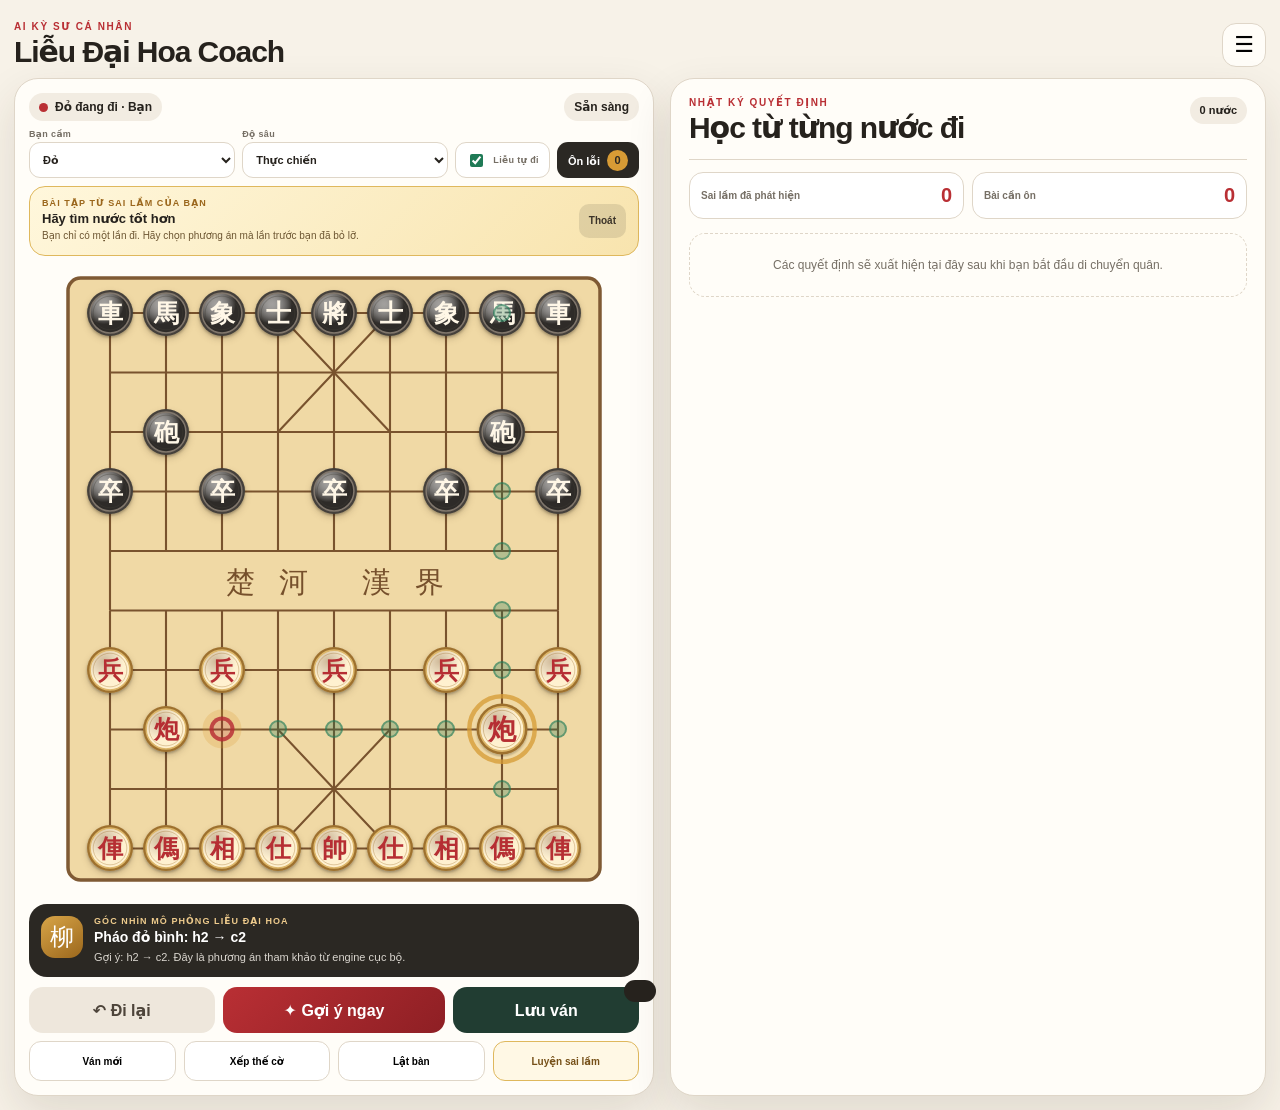
<file: index.html>
<!doctype html>
<html lang="vi">
<head>
  <meta charset="utf-8" />
  <meta name="viewport" content="width=device-width,initial-scale=1,viewport-fit=cover,user-scalable=no" />
  <meta name="theme-color" content="#f7f2e8" />
  <meta name="description" content="Đấu với bot mô phỏng phong cách Liễu Đại Hoa và biến chính sai lầm của bạn thành bài tập ôn luyện." />
  <title>Liễu Đại Hoa AI Coach</title>
  <link rel="stylesheet" href="/assets/app.css?v=3" />
  <link rel="preload" href="/assets/pieces/red-pawn.svg?v=2" as="image" type="image/svg+xml" />
  <link rel="preload" href="/assets/pieces/red-advisor.svg?v=2" as="image" type="image/svg+xml" />
  <link rel="preload" href="/assets/pieces/red-elephant.svg?v=2" as="image" type="image/svg+xml" />
  <link rel="preload" href="/assets/pieces/red-knight.svg?v=2" as="image" type="image/svg+xml" />
  <link rel="preload" href="/assets/pieces/red-cannon.svg?v=2" as="image" type="image/svg+xml" />
  <link rel="preload" href="/assets/pieces/red-rook.svg?v=2" as="image" type="image/svg+xml" />
  <link rel="preload" href="/assets/pieces/red-king.svg?v=2" as="image" type="image/svg+xml" />
  <link rel="preload" href="/assets/pieces/black-pawn.svg?v=2" as="image" type="image/svg+xml" />
  <link rel="preload" href="/assets/pieces/black-advisor.svg?v=2" as="image" type="image/svg+xml" />
  <link rel="preload" href="/assets/pieces/black-elephant.svg?v=2" as="image" type="image/svg+xml" />
  <link rel="preload" href="/assets/pieces/black-knight.svg?v=2" as="image" type="image/svg+xml" />
  <link rel="preload" href="/assets/pieces/black-cannon.svg?v=2" as="image" type="image/svg+xml" />
  <link rel="preload" href="/assets/pieces/black-rook.svg?v=2" as="image" type="image/svg+xml" />
  <link rel="preload" href="/assets/pieces/black-king.svg?v=2" as="image" type="image/svg+xml" />
</head>
<body>
  <div class="app-shell">
    <header class="topbar">
      <div>
        <p class="eyebrow">AI KỲ SƯ CÁ NHÂN</p>
        <h1>Liễu Đại Hoa Coach</h1>
      </div>
      <button id="historyBtn" class="icon-btn" aria-label="Mở lịch sử">☰</button>
    </header>

    <main class="workspace">
      <section class="game-card">
        <div class="status-row">
          <div class="side-pill"><span class="dot red"></span><span id="turnLabel">Đỏ đang đi</span></div>
          <div class="speed-pill"><span id="engineState">Sẵn sàng</span></div>
        </div>

        <div class="play-settings" aria-label="Thiết lập đấu bot">
          <label>Bạn cầm
            <select id="userSideSelect">
              <option value="red">Đỏ</option>
              <option value="black">Đen</option>
            </select>
          </label>
          <label>Độ sâu
            <select id="difficultySelect">
              <option value="quick">Nhanh</option>
              <option value="standard" selected>Thực chiến</option>
              <option value="deep">Sâu</option>
            </select>
          </label>
          <label class="switch-label">
            <input id="botToggle" type="checkbox" checked />
            <span>Liễu tự đi</span>
          </label>
          <button id="exerciseBtn" class="exercise-shortcut">Ôn lỗi <span id="exerciseBadge">0</span></button>
        </div>

        <div id="exerciseBar" class="exercise-bar" hidden>
          <div>
            <span class="coach-kicker">BÀI TẬP TỪ SAI LẦM CỦA BẠN</span>
            <strong id="exerciseTitle">Hãy tìm nước tốt hơn</strong>
            <p id="exerciseText">Bạn chỉ có một lần đi. Hãy chọn phương án mà lần trước bạn đã bỏ lỡ.</p>
          </div>
          <div class="exercise-actions">
            <button id="nextExerciseBtn" hidden>Bài tiếp</button>
            <button id="exitExerciseBtn">Thoát</button>
          </div>
        </div>

        <div id="boardWrap" class="board-wrap" aria-label="Bàn cờ tướng">
          <svg class="board-lines" viewBox="0 0 800 900" aria-hidden="true">
            <rect x="20" y="20" width="760" height="860" rx="18" fill="#f0d9a5" stroke="#7f5a34" stroke-width="5"/>
            <g stroke="#79532e" stroke-width="3" fill="none">
              <path d="M80 70H720M80 155H720M80 240H720M80 325H720M80 410H720M80 495H720M80 580H720M80 665H720M80 750H720M80 835H720"/>
              <path d="M80 70V410M160 70V410M240 70V410M320 70V410M400 70V410M480 70V410M560 70V410M640 70V410M720 70V410"/>
              <path d="M80 495V835M160 495V835M240 495V835M320 495V835M400 495V835M480 495V835M560 495V835M640 495V835M720 495V835"/>
              <path d="M320 70L480 240M480 70L320 240M320 665L480 835M480 665L320 835"/>
              <path d="M80 410V495M720 410V495"/>
            </g>
            <text x="245" y="468" font-size="42" font-family="serif" fill="#76502c" letter-spacing="12">楚 河</text>
            <text x="505" y="468" font-size="42" font-family="serif" fill="#76502c" letter-spacing="12" text-anchor="middle">漢 界</text>
          </svg>
          <div id="piecesLayer" class="pieces-layer"></div>
          <div id="selectionLayer" class="selection-layer" aria-hidden="true"></div>
        </div>

        <div class="coach-card" aria-live="polite">
          <div class="coach-avatar">柳</div>
          <div class="coach-copy">
            <span class="coach-kicker">GÓC NHÌN MÔ PHỎNG LIỄU ĐẠI HOA</span>
            <strong id="suggestionTitle">Bạn cầm Đỏ, hãy đi nước đầu tiên</strong>
            <p id="suggestionText">Bot sẽ tự đáp lại. Mỗi nước của bạn được đối chiếu với phương án tốt hơn để tạo bài tập ôn lỗi.</p>
          </div>
        </div>

        <div class="primary-actions">
          <button id="undoBtn" class="action secondary">↶ Đi lại</button>
          <button id="hintBtn" class="action primary">✦ Gợi ý ngay</button>
          <button id="saveBtn" class="action save">Lưu ván</button>
        </div>

        <div class="quick-actions">
          <button id="newBtn">Ván mới</button>
          <button id="setupBtn">Xếp thế cờ</button>
          <button id="flipBtn">Lật bàn</button>
          <button id="practiceBtn">Luyện sai lầm</button>
        </div>
      </section>

      <aside class="insight-panel">
        <div class="panel-head">
          <div>
            <p class="eyebrow">NHẬT KÝ QUYẾT ĐỊNH</p>
            <h2>Học từ từng nước đi</h2>
          </div>
          <span id="moveCount" class="count-badge">0 nước</span>
        </div>
        <div class="learning-summary">
          <div><span>Sai lầm đã phát hiện</span><strong id="mistakeCount">0</strong></div>
          <div><span>Bài cần ôn</span><strong id="dueCount">0</strong></div>
        </div>
        <div id="decisionFeed" class="decision-feed">
          <div class="empty-state">Các quyết định sẽ xuất hiện tại đây sau khi bạn bắt đầu di chuyển quân.</div>
        </div>
      </aside>
    </main>
  </div>

  <dialog id="setupDialog" class="sheet-dialog">
    <form method="dialog" class="sheet-card">
      <div class="sheet-head"><h2>Xếp thế cờ thật nhanh</h2><button value="cancel" aria-label="Đóng">×</button></div>
      <p>Chọn quân, sau đó chạm vào giao điểm cần đặt. Chạm lại quân đang có để xóa.</p>
      <div id="palette" class="piece-palette"></div>
      <div class="setup-options">
        <label>Bên đi trước
          <select id="setupSide"><option value="red">Đỏ</option><option value="black">Đen</option></select>
        </label>
        <button id="clearSetup" type="button" class="danger-outline">Xóa bàn</button>
      </div>
      <button id="applySetup" value="default" class="action primary full">Dùng thế cờ này</button>
    </form>
  </dialog>

  <dialog id="historyDialog" class="history-dialog">
    <div class="history-card">
      <div class="sheet-head"><div><p class="eyebrow">KHO VÁN ĐÃ LƯU</p><h2>Xem lại và học từ chính mình</h2></div><button id="closeHistory" aria-label="Đóng">×</button></div>
      <div id="historyList" class="history-list"><div class="empty-state">Đang tải lịch sử…</div></div>
    </div>
  </dialog>

  <dialog id="reviewDialog" class="review-dialog">
    <div class="review-card">
      <div class="sheet-head"><div><p class="eyebrow">PHÂN TÍCH SAU VÁN</p><h2 id="reviewTitle">Ván cờ của bạn</h2></div><button id="closeReview" aria-label="Đóng">×</button></div>
      <div id="reviewContent" class="review-content"></div>
    </div>
  </dialog>

  <div id="toast" class="toast" role="status"></div>

  <script src="/src/wukong.js?v=3"></script>
  <script src="/src/app.js?v=3"></script>
</body>
</html>
</file>
<file: assets/app.css>
:root {
  --bg: #f7f2e8;
  --card: #fffdf8;
  --ink: #26221d;
  --muted: #766f65;
  --line: #dfd6c8;
  --red: #b92f34;
  --red2: #8e1f24;
  --gold: #d79b35;
  --green: #1f7a56;
  --orange: #b76818;
  --danger: #a3292e;
  --shadow: 0 18px 45px rgba(58, 43, 25, .12);
}

* { box-sizing: border-box; }
html, body { margin: 0; min-height: 100%; background: var(--bg); color: var(--ink); font-family: "Be Vietnam Pro", "Segoe UI", Arial, system-ui, sans-serif; -webkit-font-smoothing: antialiased; }
button, select { font: inherit; }
button { cursor: pointer; }
button:disabled, select:disabled, input:disabled { cursor: not-allowed; opacity: .55; }

.app-shell { min-height: 100dvh; max-width: 1440px; margin: auto; padding: max(12px, env(safe-area-inset-top)) 14px max(14px, env(safe-area-inset-bottom)); }
.topbar { height: 66px; display: flex; align-items: center; justify-content: space-between; }
.topbar h1, .panel-head h2, .sheet-head h2 { margin: 2px 0 0; font-size: clamp(20px, 4vw, 30px); letter-spacing: -.035em; }
.eyebrow { margin: 0; color: var(--red); font-weight: 800; font-size: 10px; letter-spacing: .16em; }
.icon-btn { width: 44px; height: 44px; border: 1px solid var(--line); border-radius: 14px; background: var(--card); font-size: 22px; }
.workspace { display: grid; grid-template-columns: minmax(0, 640px) minmax(300px, 1fr); gap: 16px; min-height: calc(100dvh - 94px); }
.game-card, .insight-panel { background: var(--card); border: 1px solid var(--line); border-radius: 24px; box-shadow: var(--shadow); }
.game-card { padding: 14px; display: flex; flex-direction: column; min-height: 0; }

.status-row { display: flex; justify-content: space-between; align-items: center; margin-bottom: 8px; font-size: 12px; font-weight: 700; }
.side-pill, .speed-pill { display: flex; align-items: center; gap: 7px; background: #f2ece2; padding: 7px 10px; border-radius: 999px; }
.dot { width: 9px; height: 9px; border-radius: 50%; }
.dot.red { background: var(--red); }

.play-settings { display: grid; grid-template-columns: 1fr 1fr auto auto; gap: 7px; align-items: end; margin-bottom: 8px; }
.play-settings label { color: var(--muted); font-size: 9px; font-weight: 800; letter-spacing: .04em; }
.play-settings select { display: block; width: 100%; min-height: 36px; margin-top: 3px; border: 1px solid var(--line); border-radius: 11px; background: #fff; color: var(--ink); padding: 0 9px; font-size: 11px; font-weight: 700; }
.switch-label { min-height: 36px; display: flex; align-items: center; gap: 7px; border: 1px solid var(--line); border-radius: 11px; padding: 0 10px; background: #fff; white-space: nowrap; }
.switch-label input { accent-color: var(--green); }
.exercise-shortcut { min-height: 36px; border: 0; border-radius: 11px; background: #2b2823; color: #fff; padding: 0 11px; font-size: 11px; font-weight: 800; white-space: nowrap; }
.exercise-shortcut span { display: inline-grid; place-items: center; min-width: 21px; height: 21px; margin-left: 4px; border-radius: 999px; background: var(--gold); color: #2b2823; }

.exercise-bar { display: grid; grid-template-columns: 1fr auto; gap: 12px; align-items: center; margin-bottom: 8px; padding: 11px 12px; border: 1px solid #dfb85d; border-radius: 16px; background: linear-gradient(135deg, #fff7dc, #f8e4ae); }
.exercise-bar strong { display: block; margin-top: 2px; font-size: 13px; }
.exercise-bar p { margin: 3px 0 0; color: #6d5632; font-size: 10px; line-height: 1.45; }
.exercise-actions { display: flex; gap: 6px; }
.exercise-actions button { min-height: 34px; border: 0; border-radius: 10px; background: #2b2823; color: #fff; padding: 0 10px; font-size: 10px; font-weight: 800; }
.exercise-actions button:last-child { background: rgba(43, 40, 35, .12); color: #3b3329; }

.board-wrap { position: relative; width: min(100%, 560px); aspect-ratio: 8/9; margin: 0 auto; touch-action: manipulation; user-select: none; }
.board-lines, .pieces-layer, .selection-layer { position: absolute; inset: 0; width: 100%; height: 100%; }
.pieces-layer, .selection-layer { pointer-events: none; }
.piece { position: absolute; width: 9.1%; aspect-ratio: 1; transform: translate(-50%, -50%); pointer-events: auto; border: 0; background: transparent; padding: 0; filter: drop-shadow(0 3px 3px rgba(65, 40, 20, .22)); transition: transform .12s ease; }
.piece:active { transform: translate(-50%, -50%) scale(.92); }
.piece img { display: block; width: 100%; height: 100%; }
.piece.selected { filter: none; transform: translate(-50%, -50%) scale(1.11); }
.piece.selected img { outline: 4px solid rgba(215, 155, 53, .76); outline-offset: 2px; border-radius: 50%; }
.target-dot { position: absolute; width: 18px; height: 18px; border-radius: 50%; background: rgba(31, 122, 86, .28); border: 2px solid rgba(31, 122, 86, .55); transform: translate(-50%, -50%); pointer-events: auto; }
.target-dot.recommended { width: 25px; height: 25px; background: rgba(185, 47, 52, .22); border: 4px solid rgba(185, 47, 52, .82); box-shadow: 0 0 0 7px rgba(215, 155, 53, .24); animation: recommended-pulse 1s ease-in-out infinite alternate; }
@keyframes recommended-pulse { to { transform: translate(-50%, -50%) scale(1.15); } }

.coach-card { display: flex; gap: 11px; align-items: flex-start; background: #2b2823; color: #fff; padding: 12px; border-radius: 18px; margin-top: 10px; }
.coach-avatar { flex: 0 0 42px; width: 42px; height: 42px; border-radius: 14px; display: grid; place-items: center; background: linear-gradient(145deg, #d8a548, #9b671c); font-family: serif; font-size: 24px; }
.coach-copy { min-width: 0; }
.coach-kicker { display: block; color: #9b671c; font-size: 9px; font-weight: 800; letter-spacing: .12em; margin-bottom: 3px; }
.coach-card .coach-kicker { color: #eecb8d; }
.coach-copy strong { display: block; font-size: 14px; }
.coach-copy p { margin: 4px 0 0; color: #d9d5ce; font-size: 11px; line-height: 1.5; }

.primary-actions { display: grid; grid-template-columns: 1fr 1.2fr 1fr; gap: 8px; margin-top: 10px; }
.action { min-height: 46px; border: 0; border-radius: 14px; font-weight: 800; }
.action.primary { background: linear-gradient(135deg, var(--red), var(--red2)); color: #fff; }
.action.secondary { background: #eee7dc; color: #4d443a; }
.action.save { background: #213d32; color: #fff; }
.action.full { width: 100%; }
.quick-actions { display: grid; grid-template-columns: repeat(4, 1fr); gap: 8px; margin-top: 8px; }
.quick-actions button { border: 1px solid var(--line); background: #fff; border-radius: 12px; min-height: 40px; font-size: 10px; font-weight: 700; }
.quick-actions button:last-child { border-color: #dfb85d; background: #fff8e5; color: #765018; }

.insight-panel { padding: 18px; display: flex; flex-direction: column; min-height: 0; }
.panel-head { display: flex; justify-content: space-between; gap: 12px; align-items: flex-start; padding-bottom: 14px; border-bottom: 1px solid var(--line); }
.count-badge { white-space: nowrap; background: #f2ece2; border-radius: 999px; padding: 7px 10px; font-size: 11px; font-weight: 800; }
.learning-summary { display: grid; grid-template-columns: 1fr 1fr; gap: 8px; padding: 12px 0; }
.learning-summary div { display: flex; justify-content: space-between; align-items: center; border: 1px solid var(--line); border-radius: 14px; padding: 11px; background: #fff; }
.learning-summary span { color: var(--muted); font-size: 10px; font-weight: 700; }
.learning-summary strong { color: var(--red); font-size: 20px; }
.decision-feed { overflow: auto; padding-top: 2px; display: flex; flex-direction: column; gap: 9px; }
.decision-item { padding: 12px; border: 1px solid var(--line); border-radius: 16px; background: #fff; }
.decision-meta { display: flex; align-items: center; justify-content: space-between; gap: 8px; }
.decision-item .move-no { color: var(--red); font-size: 9px; font-weight: 800; }
.decision-item strong { display: block; margin: 5px 0 3px; font-size: 13px; }
.decision-item p { margin: 0; color: var(--muted); font-size: 11px; line-height: 1.55; }
.quality-chip { border-radius: 999px; padding: 4px 7px; font-size: 8px; font-weight: 900; text-transform: uppercase; }
.quality-best { background: #dff2e8; color: #176745; }
.quality-good { background: #eaf0e7; color: #516845; }
.quality-inaccuracy { background: #fff0c8; color: #8a5b00; }
.quality-mistake { background: #ffe1c4; color: #974c00; }
.quality-blunder { background: #f9d4d5; color: #95262b; }
.quality-bot { background: #e8e2f6; color: #58418c; }
.empty-state { padding: 24px; text-align: center; color: var(--muted); font-size: 12px; border: 1px dashed var(--line); border-radius: 16px; }

.sheet-dialog, .history-dialog, .review-dialog { border: 0; padding: 0; background: transparent; width: min(94vw, 760px); max-height: 92dvh; }
.sheet-dialog::backdrop, .history-dialog::backdrop, .review-dialog::backdrop { background: rgba(29, 25, 21, .58); backdrop-filter: blur(4px); }
.sheet-card, .history-card, .review-card { background: var(--card); border-radius: 24px; padding: 18px; max-height: 90dvh; overflow: auto; }
.sheet-head { display: flex; justify-content: space-between; align-items: flex-start; gap: 12px; }
.sheet-head > button { border: 0; background: #eee7dc; width: 38px; height: 38px; border-radius: 12px; font-size: 24px; }
.sheet-card > p { color: var(--muted); font-size: 12px; }
.piece-palette { display: grid; grid-template-columns: repeat(7, 1fr); gap: 6px; margin: 14px 0; }
.palette-piece { border: 1px solid var(--line); border-radius: 12px; background: #fff; padding: 5px; }
.palette-piece.active { outline: 3px solid var(--gold); }
.palette-piece img { width: 100%; }
.setup-options { display: flex; justify-content: space-between; align-items: end; gap: 10px; margin: 14px 0; }
.setup-options label { font-size: 11px; font-weight: 700; }
.setup-options select { display: block; margin-top: 5px; padding: 10px; border: 1px solid var(--line); border-radius: 10px; }
.danger-outline { border: 1px solid #d8a2a3; color: var(--red); background: #fff; border-radius: 12px; padding: 10px 12px; }
.history-list { display: grid; gap: 10px; margin-top: 14px; }
.history-item { display: grid; grid-template-columns: 1fr auto; gap: 10px; border: 1px solid var(--line); border-radius: 16px; padding: 13px; background: #fff; }
.history-item strong { display: block; font-size: 13px; }
.history-item p { margin: 4px 0 0; color: var(--muted); font-size: 11px; }
.history-item button { border: 0; background: #2b2823; color: white; border-radius: 12px; padding: 0 14px; font-weight: 700; }
.review-content { margin-top: 14px; display: grid; gap: 10px; }
.review-section { border: 1px solid var(--line); border-radius: 16px; padding: 14px; }
.review-section h3 { margin: 0 0 7px; font-size: 13px; }
.review-section p, .review-section li { color: var(--muted); font-size: 12px; line-height: 1.65; }
.review-section ul { padding-left: 18px; margin: 0; }
.mistake-list { display: grid; gap: 7px; }
.mistake-row { display: grid; gap: 2px; border-radius: 11px; background: #f7f1e7; padding: 9px 10px; }
.mistake-row strong { font-size: 11px; }
.mistake-row span { color: var(--muted); font-size: 10px; }
.toast { position: fixed; left: 50%; bottom: calc(18px + env(safe-area-inset-bottom)); transform: translate(-50%, 120px); background: #26221d; color: #fff; padding: 11px 16px; border-radius: 999px; font-size: 12px; font-weight: 700; transition: .25s; z-index: 99; }
.toast.show { transform: translate(-50%, 0); }
.piece-fallback::after { content: attr(data-label); display: grid; place-items: center; width: 100%; height: 100%; border-radius: 50%; background: #fff3d5; border: 3px solid #a96c29; color: #b52b31; font: 800 clamp(16px, 3.5vw, 32px)/1 serif; box-shadow: 0 2px 5px rgba(0, 0, 0, .2); }

@media (max-width: 820px) {
  .app-shell { padding-left: 8px; padding-right: 8px; }
  .topbar { height: 56px; padding: 0 5px; }
  .workspace { display: block; min-height: 0; }
  .game-card { border-radius: 20px; padding: 9px; box-shadow: none; min-height: calc(100dvh - 66px); }
  .insight-panel { display: none; }
  .play-settings { grid-template-columns: 1fr 1fr auto; }
  .exercise-shortcut { display: none; }
  .board-wrap { width: min(100%, calc((100dvh - 378px) * .888)); max-width: 520px; }
  .coach-card { margin-top: 6px; }
  .primary-actions { margin-top: 7px; }
  .quick-actions { margin-top: 6px; }
  .piece { width: 9.5%; }
  .topbar h1 { font-size: 20px; }
  .coach-copy p { max-height: 34px; overflow: hidden; }
  .history-dialog, .review-dialog, .sheet-dialog { width: 100vw; margin: auto 0 0; max-width: none; }
  .sheet-card, .history-card, .review-card { border-radius: 24px 24px 0 0; max-height: 88dvh; padding-bottom: calc(18px + env(safe-area-inset-bottom)); }
  .exercise-bar { padding: 9px 10px; }
}

@media (max-width: 430px) {
  .play-settings { gap: 5px; }
  .play-settings select, .switch-label { min-height: 33px; }
  .switch-label { padding: 0 7px; }
  .switch-label span { font-size: 9px; }
  .quick-actions { gap: 5px; }
  .quick-actions button { font-size: 9px; min-height: 36px; }
  .primary-actions { gap: 5px; }
  .primary-actions .action { font-size: 11px; min-height: 42px; }
  .exercise-bar { grid-template-columns: 1fr; }
  .exercise-actions { justify-content: flex-end; }
}

@media (max-width: 380px) {
  .board-wrap { width: 100%; }
  .coach-card { padding: 9px; }
  .coach-avatar { width: 36px; height: 36px; flex-basis: 36px; }
  .piece-palette { grid-template-columns: repeat(7, 1fr); }
}

@media (prefers-reduced-motion: reduce) {
  * { scroll-behavior: auto !important; transition: none !important; animation: none !important; }
}
</file>
